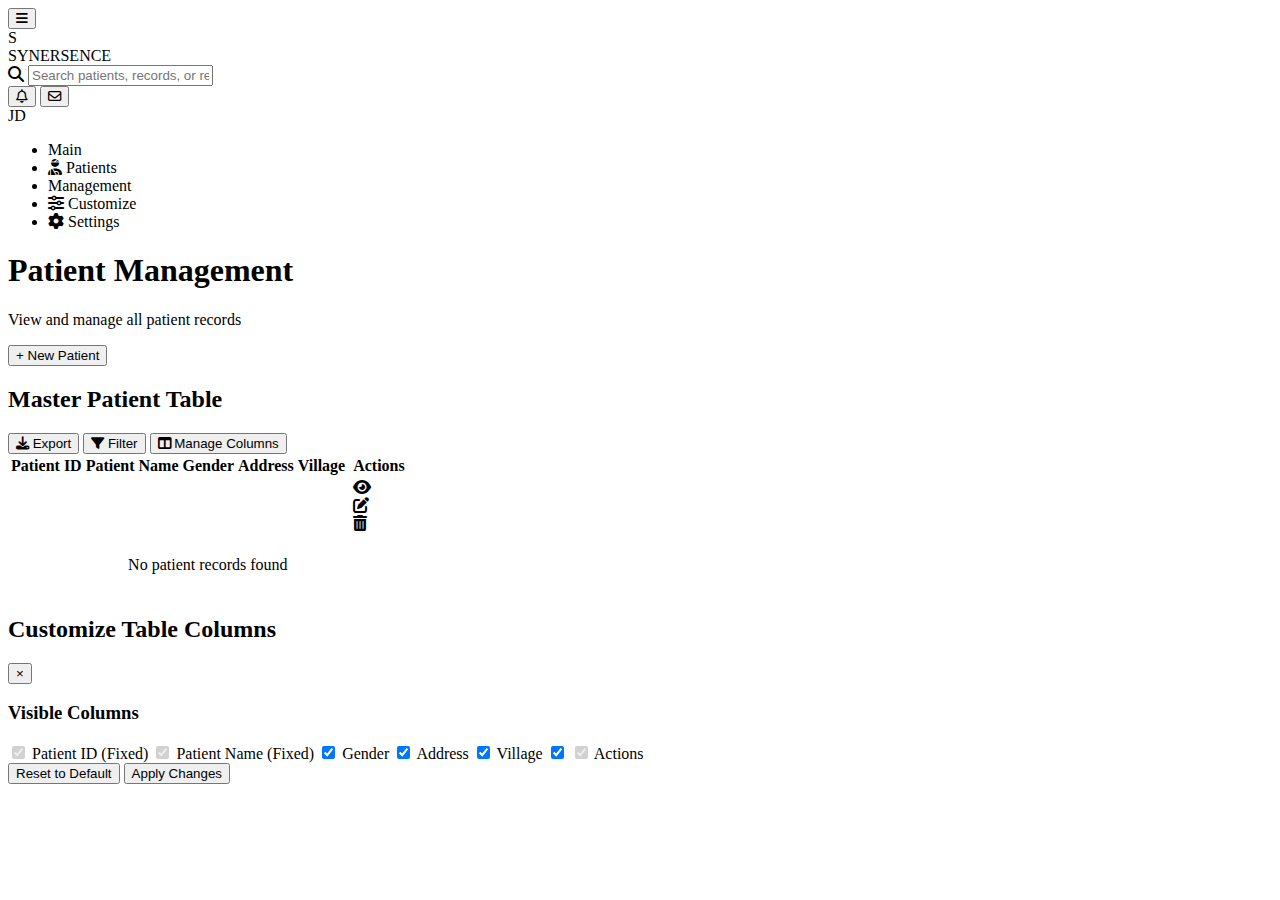
<file: SynerSence/target/classes/templates/index.html>
<!DOCTYPE html>
<html xmlns:th="http://www.thymeleaf.org">
<head>
    <meta charset="UTF-8">
    <title>Dashboard</title>

    <link rel="stylesheet"
          href="https://cdnjs.cloudflare.com/ajax/libs/font-awesome/6.5.1/css/all.min.css">

    <link rel="stylesheet" th:href="@{/css/index.css}">
    <link rel="manifest" href="/manifest.json">
    
</head>

<body>

<!-- Header -->
<header class="header">
    <div class="logo-container">
        <button class="menu-toggle" id="menuToggle">
            <i class="fas fa-bars"></i>
        </button>
        <div class="logo-icon">S</div>
        <div class="logo-text">SYNERSENCE</div>
    </div>

    <div class="search-container">
        <i class="fas fa-search search-icon"></i>
        <input type="text" class="search-input" id="searchInput"
               placeholder="Search patients, records, or reports...">
    </div>
    

    <div class="user-menu">
        <button class="header-btn" title="Notifications">
            <i class="far fa-bell"></i>
        </button>
        <button class="header-btn" title="Messages">
            <i class="far fa-envelope"></i>
        </button>
        <div class="user-avatar" title="User Profile">JD</div>
    </div>
</header>

<!-- Sidebar -->
<nav class="sidebar" id="sidebar">
    <ul class="sidebar-menu">
        <li class="sidebar-title">Main</li>
        <li class="sidebar-item">
            <!-- ✅ FIXED -->
            <a th:href="@{/}" class="sidebar-link active">
                <i class="fas fa-user-injured sidebar-icon"></i>
                <span>Patients</span>
            </a>
        </li>

        <li class="sidebar-title">Management</li>
        <li class="sidebar-item">
            <a th:href="@{/settings/customize}" class="sidebar-link">
                <i class="fas fa-sliders-h sidebar-icon"></i>
                <span>Customize</span>
            </a>
        </li>

        <li class="sidebar-item">
            <a th:href="@{/settings}" class="sidebar-link">
                <i class="fas fa-cog sidebar-icon"></i>
                <span>Settings</span>
            </a>
        </li>
    </ul>
</nav>

<!-- Main Content -->
<main class="content" id="mainContent">
    <div class="content-header">
        <div>
            <h1 class="page-title">Patient Management</h1>
            <p class="page-subtitle">View and manage all patient records</p>
        </div>
        <button class="new-btn"
		        onclick="window.location.href='/patients/new'">
		    <span class="plus">+</span> New Patient
		</button>

    </div>

    <div class="table-container">
        <div class="table-header">
            <h2 class="table-title">Master Patient Table</h2>
            <div class="table-actions">
                <button class="table-action-btn">
                    <i class="fas fa-download"></i> Export
                </button>
                <button class="table-action-btn">
                    <i class="fas fa-filter"></i> Filter
                </button>
                <button class="table-action-btn" id="manageColumnsBtn">
                    <i class="fas fa-columns"></i> Manage Columns
                </button>
            </div>
        </div>

        <table class="data-table" id="patientTable">
			            <thead>
			<tr>
			    <th>Patient ID</th>
			    <th>Patient Name</th>
			    <th>Gender</th>
			    <th>Address</th>
			    <th>Village</th>
			
			    <!-- 🔥 CUSTOM FIELDS -->
			    <th th:each="field : ${customFields}"
			        th:text="${field.labelName}">
			    </th>
			
			    <th>Actions</th>
			</tr>
			</thead>
            
            <tbody>

<tr th:each="patient : ${patients}">

    <td th:text="${patient.patientId}"></td>
    <td th:text="${patient.patientName}"></td>
    <td th:text="${patient.gender}"></td>
    <td th:text="${patient.address}"></td>
    <td th:text="${patient.village}"></td>

    <!-- 🔥 CUSTOM FIELD VALUES -->
    <td th:each="field : ${customFields}">
        <span th:text="${customValues[patient.patientId][field.id]} ?: '-'"></span>
    </td>

    <td class="action-icons">
        <div class="action-icon"><i class="fas fa-eye"></i></div>
        <div class="action-icon"><i class="fas fa-edit"></i></div>
        <div class="action-icon"><i class="fas fa-trash-alt"></i></div>
    </td>

</tr>

<tr th:if="${patients == null or #lists.isEmpty(patients)}">
    <td colspan="100%" style="text-align:center; padding:20px;">
        No patient records found
    </td>
</tr>

</tbody>
            
        </table>
    </div>
</main>

<!-- Customize Modal (unchanged, correct) -->
<div class="modal-overlay" id="customizeModal">
    <div class="modal">
        <div class="modal-header">
            <h2 class="modal-title">Customize Table Columns</h2>
            <button class="close-modal" id="closeModal">&times;</button>
        </div>

        <div class="modal-body">
          <div class="modal-section">
    <h3 class="modal-section-title">Visible Columns</h3>

    <!-- FIXED COLUMNS -->
    <label class="column-item">
        <input type="checkbox" class="column-checkbox" data-column="0" checked disabled>
        Patient ID (Fixed)
    </label>

    <label class="column-item">
        <input type="checkbox" class="column-checkbox" data-column="1" checked disabled>
        Patient Name (Fixed)
    </label>

    <label class="column-item">
        <input type="checkbox" class="column-checkbox" data-column="2" checked>
        Gender
    </label>

    <label class="column-item">
        <input type="checkbox" class="column-checkbox" data-column="3" checked>
        Address
    </label>

    <label class="column-item">
        <input type="checkbox" class="column-checkbox" data-column="4" checked>
        Village
    </label>

    <!-- 🔥 DYNAMIC CUSTOM FIELDS -->
    <label class="column-item"
           th:each="field, stat : ${customFields}">
        <input type="checkbox"
               class="column-checkbox"
               th:attr="data-column=${5 + stat.index}"
               checked>
        <span th:text="${field.labelName}"></span>
    </label>

    <label class="column-item">
        <input type="checkbox" class="column-checkbox"
               th:attr="data-column=${5 + #lists.size(customFields)}"
               checked disabled>
        Actions
    </label>
</div>
          
        <div class="modal-footer">
            <button class="btn btn-secondary" id="resetColumns">Reset to Default</button>
            <button class="btn btn-primary" id="applyColumns">Apply Changes</button>
        </div>
    </div>
</div>

<!-- JS -->
<script th:src="@{/js/index.js}"></script>
<script>
if ('serviceWorker' in navigator) {
  window.addEventListener('load', () => {
    navigator.serviceWorker.register('/service-worker.js')
      .then(reg => console.log('PWA Service Worker registered'))
      .catch(err => console.error('SW registration failed', err));
  });
}
</script>

</body>
</html>
</file>
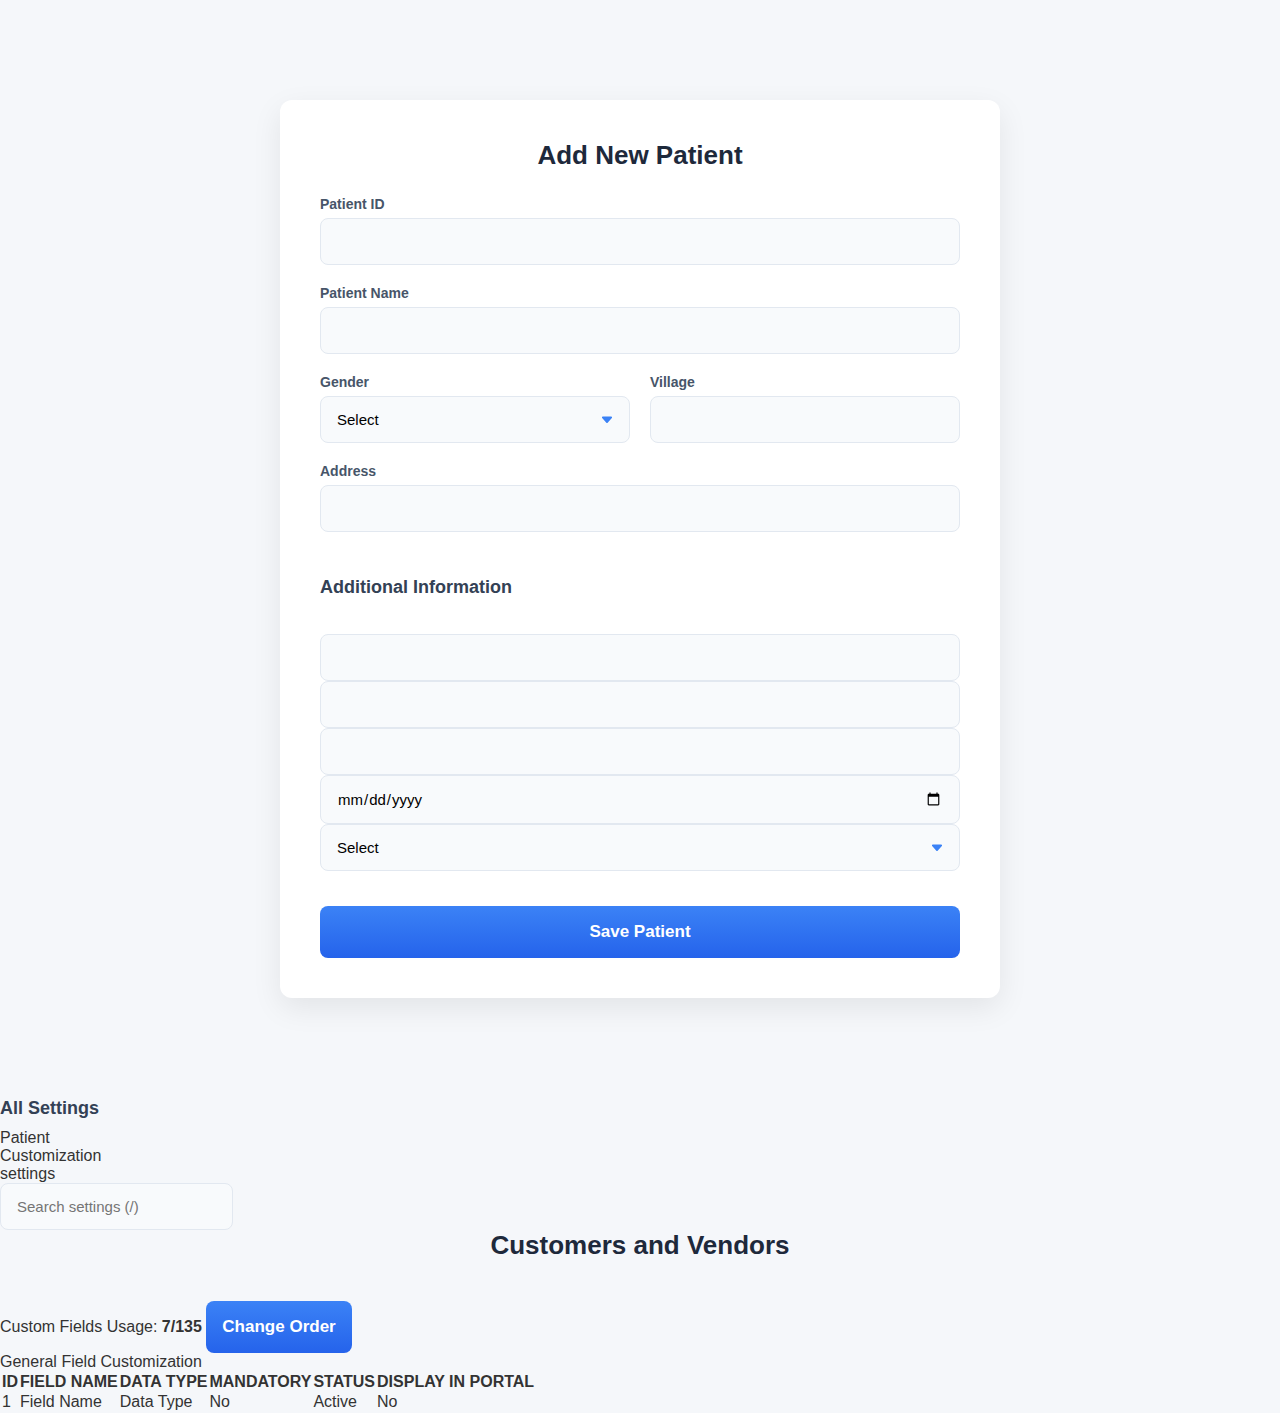
<file: SynerSence/target/classes/templates/add-patient.html>
<!DOCTYPE html>
<html xmlns:th="http://www.thymeleaf.org">
<head>
    <meta charset="UTF-8">
    <title>Add Patient</title>

    <style>
        * {
            margin: 0;
            padding: 0;
            box-sizing: border-box;
            font-family: 'Segoe UI', Tahoma, Geneva, Verdana, sans-serif;
        }

        body {
            background-color: #f5f7fa;
            color: #333;
        }

        .content {
            max-width: 720px;
            margin: 100px auto;
            background: #ffffff;
            padding: 40px;
            border-radius: 12px;
            box-shadow: 0 10px 30px rgba(0,0,0,0.08);
        }

        h2 {
            font-size: 26px;
            font-weight: 700;
            margin-bottom: 25px;
            color: #1e293b;
            text-align: center;
        }

        h3 {
            grid-column: span 2;
            margin: 25px 0 10px;
            font-size: 18px;
            color: #334155;
        }

        form {
            display: grid;
            grid-template-columns: repeat(2, 1fr);
            gap: 20px;
        }

        label {
            font-size: 14px;
            font-weight: 600;
            margin-bottom: 6px;
            display: block;
            color: #475569;
        }

        .form-group {
            display: flex;
            flex-direction: column;
        }

        .full-width {
            grid-column: span 2;
        }

        input, select {
            padding: 14px 16px;
            border: 1px solid #e2e8f0;
            border-radius: 8px;
            font-size: 15px;
            background-color: #f8fafc;
            transition: all 0.2s;
        }

        input:focus, select:focus {
            outline: none;
            border-color: #3b82f6;
            background-color: #ffffff;
            box-shadow: 0 0 0 3px rgba(59,130,246,0.15);
        }

        select {
            appearance: none;
            background-image: url("data:image/svg+xml,%3Csvg xmlns='http://www.w3.org/2000/svg' fill='%233b82f6' viewBox='0 0 16 16'%3E%3Cpath d='M7.247 11.14 2.451 5.658C1.885 5.013 2.345 4 3.204 4h9.592a1 1 0 0 1 .753 1.659l-4.796 5.48a1 1 0 0 1-1.506 0z'/%3E%3C/svg%3E");
            background-repeat: no-repeat;
            background-position: right 15px center;
            background-size: 14px;
            padding-right: 40px;
        }

        button {
            grid-column: span 2;
            margin-top: 15px;
            padding: 16px;
            font-size: 17px;
            font-weight: 600;
            color: #ffffff;
            background: linear-gradient(180deg, #3b82f6, #2563eb);
            border: none;
            border-radius: 8px;
            cursor: pointer;
            transition: all 0.2s;
        }

        button:hover {
            background: linear-gradient(180deg, #2563eb, #1d4ed8);
            transform: translateY(-2px);
            box-shadow: 0 6px 10px rgba(37,99,235,0.25);
        }

        @media (max-width: 768px) {
            form {
                grid-template-columns: 1fr;
            }

            .full-width {
                grid-column: span 1;
            }
        }
    </style>
        <link rel="manifest" href="/manifest.json">
    
</head>

<body>

<div class="content">

    <h2>Add New Patient</h2>

    <form th:action="@{/patients/save}" th:object="${patient}" method="post">

        <!-- BASIC INFO -->
        <div class="form-group full-width">
            <label>Patient ID</label>
            <input type="text" th:field="*{patientId}" required>
        </div>

        <div class="form-group full-width">
            <label>Patient Name</label>
            <input type="text" th:field="*{patientName}" required>
        </div>

        <div class="form-group">
            <label>Gender</label>
            <select th:field="*{gender}">
                <option value="">Select</option>
                <option value="Male">Male</option>
                <option value="Female">Female</option>
            </select>
        </div>

        <div class="form-group">
            <label>Village</label>
            <input type="text" th:field="*{village}">
        </div>

        <div class="form-group full-width">
            <label>Address</label>
            <input type="text" th:field="*{address}">
        </div>

        <!-- CUSTOM FIELDS -->
        <h3>Additional Information</h3>

        <div th:each="field : ${customFields}" class="form-group full-width">

            <label th:text="${field.labelName}"></label>

            <!-- TEXT -->
            <input th:if="${field.dataType == 'TEXT'}"
                   type="text"
                   th:name="'custom_' + ${field.id}"
                   th:required="${field.mandatory}" />

            <!-- NUMBER -->
            <input th:if="${field.dataType == 'NUMBER'}"
                   type="number"
                   th:name="'custom_' + ${field.id}"
                   th:required="${field.mandatory}" />

            <!-- EMAIL -->
            <input th:if="${field.dataType == 'EMAIL'}"
                   type="email"
                   th:name="'custom_' + ${field.id}"
                   th:required="${field.mandatory}" />

            <!-- DATE -->
            <input th:if="${field.dataType == 'DATE'}"
                   type="date"
                   th:name="'custom_' + ${field.id}"
                   th:required="${field.mandatory}" />

            <!-- DROPDOWN -->
            <select th:if="${field.dataType == 'DROPDOWN'}"
                    th:name="'custom_' + ${field.id}"
                    th:required="${field.mandatory}">
                <option value="">Select</option>
                <option th:each="opt : ${#strings.arraySplit(field.options, ',')}"
                        th:value="${opt}"
                        th:text="${opt}">
                </option>
            </select>

        </div>

        <button type="submit">Save Patient</button>

    </form>

</div>
<!DOCTYPE html>
<html lang="en" xmlns:th="http://www.thymeleaf.org">
<head>
    <meta charset="UTF-8">
    <title>Field Customization</title>

    <!-- ✅ Correct Spring Boot CSS path -->
    <link rel="stylesheet" th:href="@{/css/field-customize.css}">
        <link rel="manifest" href="/manifest.json">
    
</head>
<body>

<div class="app-container">

    <!-- Sidebar -->
    <aside class="sidebar">
        <h3 class="sidebar-title">All Settings</h3>
        <ul class="sidebar-menu">
            <li><a th:href="@{/}">Patient</a></li>
            <li><a th:href="@{/settings/customize}">Customization</a></li>
            <li><a th:href="@{/settings}">settings</a></li>
        </ul>
    </aside>

    <!-- Main Content -->
    <main class="main">

        <!-- Top Bar -->
        <div class="top-bar">
            <input type="text" placeholder="Search settings (/)" />
        </div>

        <!-- Header -->
        <div class="page-header">
            <h2>Customers and Vendors</h2>
            <div class="usage">
                <span>Custom Fields Usage: <b>7/135</b></span>
                <button>Change Order</button>
            </div>
        </div>

        <!-- Tabs -->
        <div class="tabs">
            <span>General</span>
            <span class="active">Field Customization</span>
        </div>

        <!-- Table -->
        <!-- Table -->
<table class="field-table">
    <thead>
        <tr>
            <th>ID</th> <!-- New column in front -->
            <th>FIELD NAME</th>
            <th>DATA TYPE</th>
            <th>MANDATORY</th>
            <th>STATUS</th>
            <th>DISPLAY IN PORTAL</th>
        </tr>
    </thead>

    <!-- ✅ Dynamic rows from backend -->
    <tbody>
<tr th:each="field : ${fields}">
    <td th:text="${field.id}">1</td>

    <!-- ✅ FIXED -->
    <td th:text="${field.labelName}">Field Name</td>

    <td th:text="${field.dataType}">Data Type</td>

    <td th:text="${field.mandatory ? 'Yes' : 'No'}">No</td>

    <!-- ✅ DERIVED STATUS -->
    <td th:text="${field.portal ? 'Active' : 'Inactive'}"
        th:classappend="${field.portal} ? 'active' : 'inactive'">
        Active
    </td>

    <td th:text="${field.portal ? 'Yes' : 'No'}"
        th:classappend="${field.portal} ? 'active' : 'inactive'">
        No
    </td>
</tr>
</tbody>
    
</table>

<script>
if ('serviceWorker' in navigator) {
  window.addEventListener('load', () => {
    navigator.serviceWorker.register('/service-worker.js')
      .then(reg => console.log('PWA Service Worker registered'))
      .catch(err => console.error('SW registration failed', err));
  });
}
</script>

</html>


</body>
</html>
</file>
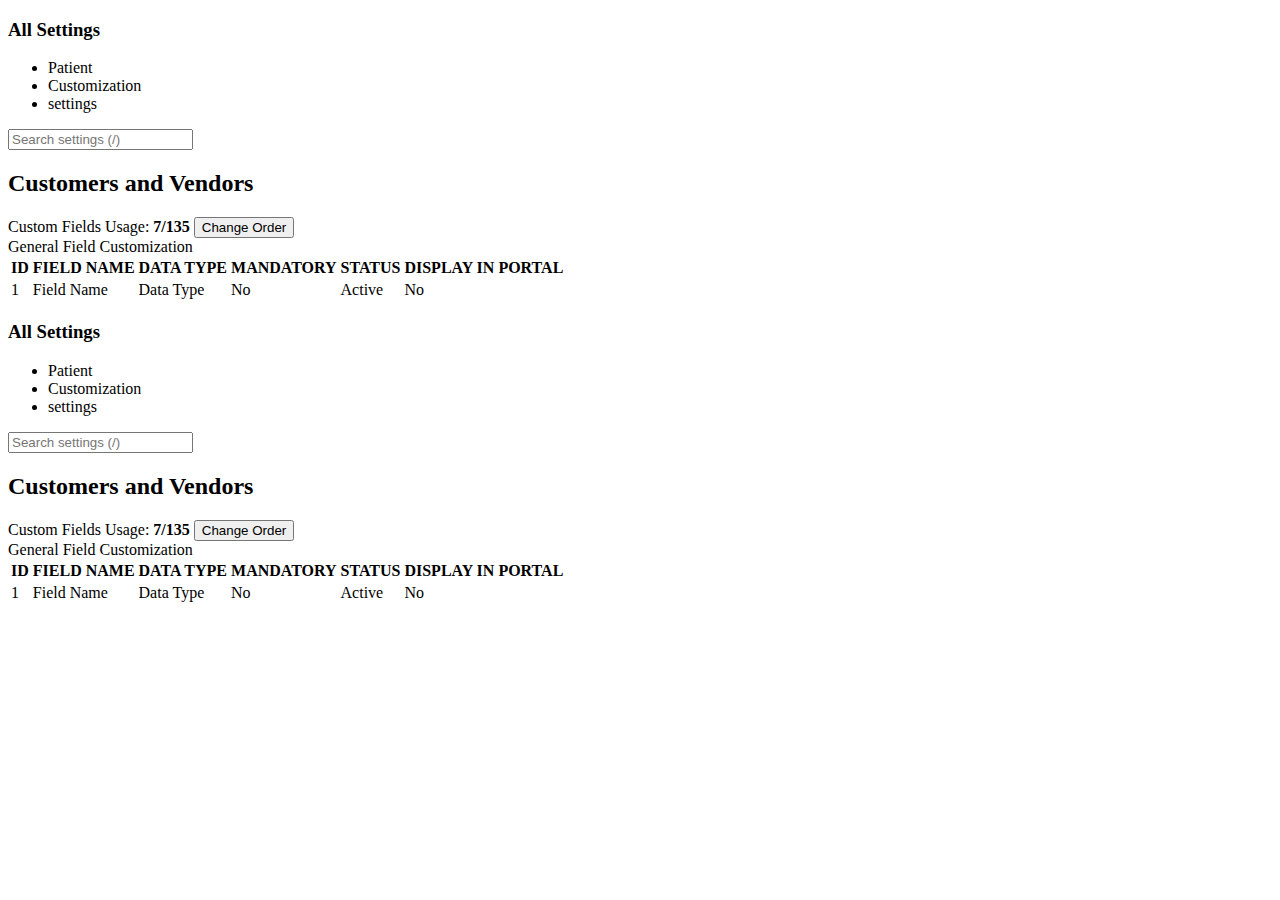
<file: SynerSence/target/classes/templates/field-customize.html>
<!DOCTYPE html>
<html lang="en" xmlns:th="http://www.thymeleaf.org">
<head>
    <meta charset="UTF-8">
    <title>Field Customization</title>

    <!-- ✅ Correct Spring Boot CSS path -->
    <link rel="stylesheet" th:href="@{/css/field-customize.css}">
        <link rel="manifest" href="/manifest.json">
    
</head>
<body>

<div class="app-container">

    <!-- Sidebar -->
    <aside class="sidebar">
        <h3 class="sidebar-title">All Settings</h3>
        <ul class="sidebar-menu">
            <li><a th:href="@{/}">Patient</a></li>
            <li><a th:href="@{/settings/customize}">Customization</a></li>
            <li><a th:href="@{/settings}">settings</a></li>
        </ul>
    </aside>

    <!-- Main Content -->
    <main class="main">

        <!-- Top Bar -->
        <div class="top-bar">
            <input type="text" placeholder="Search settings (/)" />
        </div>

        <!-- Header -->
        <div class="page-header">
            <h2>Customers and Vendors</h2>
            <div class="usage">
                <span>Custom Fields Usage: <b>7/135</b></span>
                <button>Change Order</button>
            </div>
        </div>

        <!-- Tabs -->
        <div class="tabs">
            <span>General</span>
            <span class="active">Field Customization</span>
        </div>

        <!-- Table -->
        <!-- Table -->
<table class="field-table">
    <thead>
        <tr>
            <th>ID</th> <!-- New column in front -->
            <th>FIELD NAME</th>
            <th>DATA TYPE</th>
            <th>MANDATORY</th>
            <th>STATUS</th>
            <th>DISPLAY IN PORTAL</th>
        </tr>
    </thead>

    <!-- ✅ Dynamic rows from backend -->
    <tbody>
<tr th:each="field : ${fields}">
    <td th:text="${field.id}">1</td>

    <!-- ✅ FIXED -->
    <td th:text="${field.labelName}">Field Name</td>

    <td th:text="${field.dataType}">Data Type</td>

    <td th:text="${field.mandatory ? 'Yes' : 'No'}">No</td>

    <!-- ✅ DERIVED STATUS -->
    <td th:text="${field.portal ? 'Active' : 'Inactive'}"
        th:classappend="${field.portal} ? 'active' : 'inactive'">
        Active
    </td>

    <td th:text="${field.portal ? 'Yes' : 'No'}"
        th:classappend="${field.portal} ? 'active' : 'inactive'">
        No
    </td>
</tr>
</tbody>
    
</table>


    </main>
</div>
<!DOCTYPE html>
<html lang="en" xmlns:th="http://www.thymeleaf.org">
<head>
    <meta charset="UTF-8">
    <title>Field Customization</title>

    <!-- ✅ Correct Spring Boot CSS path -->
    <link rel="stylesheet" th:href="@{/css/field-customize.css}">
        <link rel="manifest" href="/manifest.json">
    
</head>
<body>

<div class="app-container">

    <!-- Sidebar -->
    <aside class="sidebar">
        <h3 class="sidebar-title">All Settings</h3>
        <ul class="sidebar-menu">
            <li><a th:href="@{/}">Patient</a></li>
            <li><a th:href="@{/settings/customize}">Customization</a></li>
            <li><a th:href="@{/settings}">settings</a></li>
        </ul>
    </aside>

    <!-- Main Content -->
    <main class="main">

        <!-- Top Bar -->
        <div class="top-bar">
            <input type="text" placeholder="Search settings (/)" />
        </div>

        <!-- Header -->
        <div class="page-header">
            <h2>Customers and Vendors</h2>
            <div class="usage">
                <span>Custom Fields Usage: <b>7/135</b></span>
                <button>Change Order</button>
            </div>
        </div>

        <!-- Tabs -->
        <div class="tabs">
            <span>General</span>
            <span class="active">Field Customization</span>
        </div>

        <!-- Table -->
        <!-- Table -->
<table class="field-table">
    <thead>
        <tr>
            <th>ID</th> <!-- New column in front -->
            <th>FIELD NAME</th>
            <th>DATA TYPE</th>
            <th>MANDATORY</th>
            <th>STATUS</th>
            <th>DISPLAY IN PORTAL</th>
        </tr>
    </thead>

    <!-- ✅ Dynamic rows from backend -->
    <tbody>
<tr th:each="field : ${fields}">
    <td th:text="${field.id}">1</td>

    <!-- ✅ FIXED -->
    <td th:text="${field.labelName}">Field Name</td>

    <td th:text="${field.dataType}">Data Type</td>

    <td th:text="${field.mandatory ? 'Yes' : 'No'}">No</td>

    <!-- ✅ DERIVED STATUS -->
    <td th:text="${field.portal ? 'Active' : 'Inactive'}"
        th:classappend="${field.portal} ? 'active' : 'inactive'">
        Active
    </td>

    <td th:text="${field.portal ? 'Yes' : 'No'}"
        th:classappend="${field.portal} ? 'active' : 'inactive'">
        No
    </td>
</tr>
</tbody>
    
</table>

<script>
if ('serviceWorker' in navigator) {
  window.addEventListener('load', () => {
    navigator.serviceWorker.register('/service-worker.js')
      .then(reg => console.log('PWA Service Worker registered'))
      .catch(err => console.error('SW registration failed', err));
  });
}
</script>

</html>

</body>

</html>
</file>
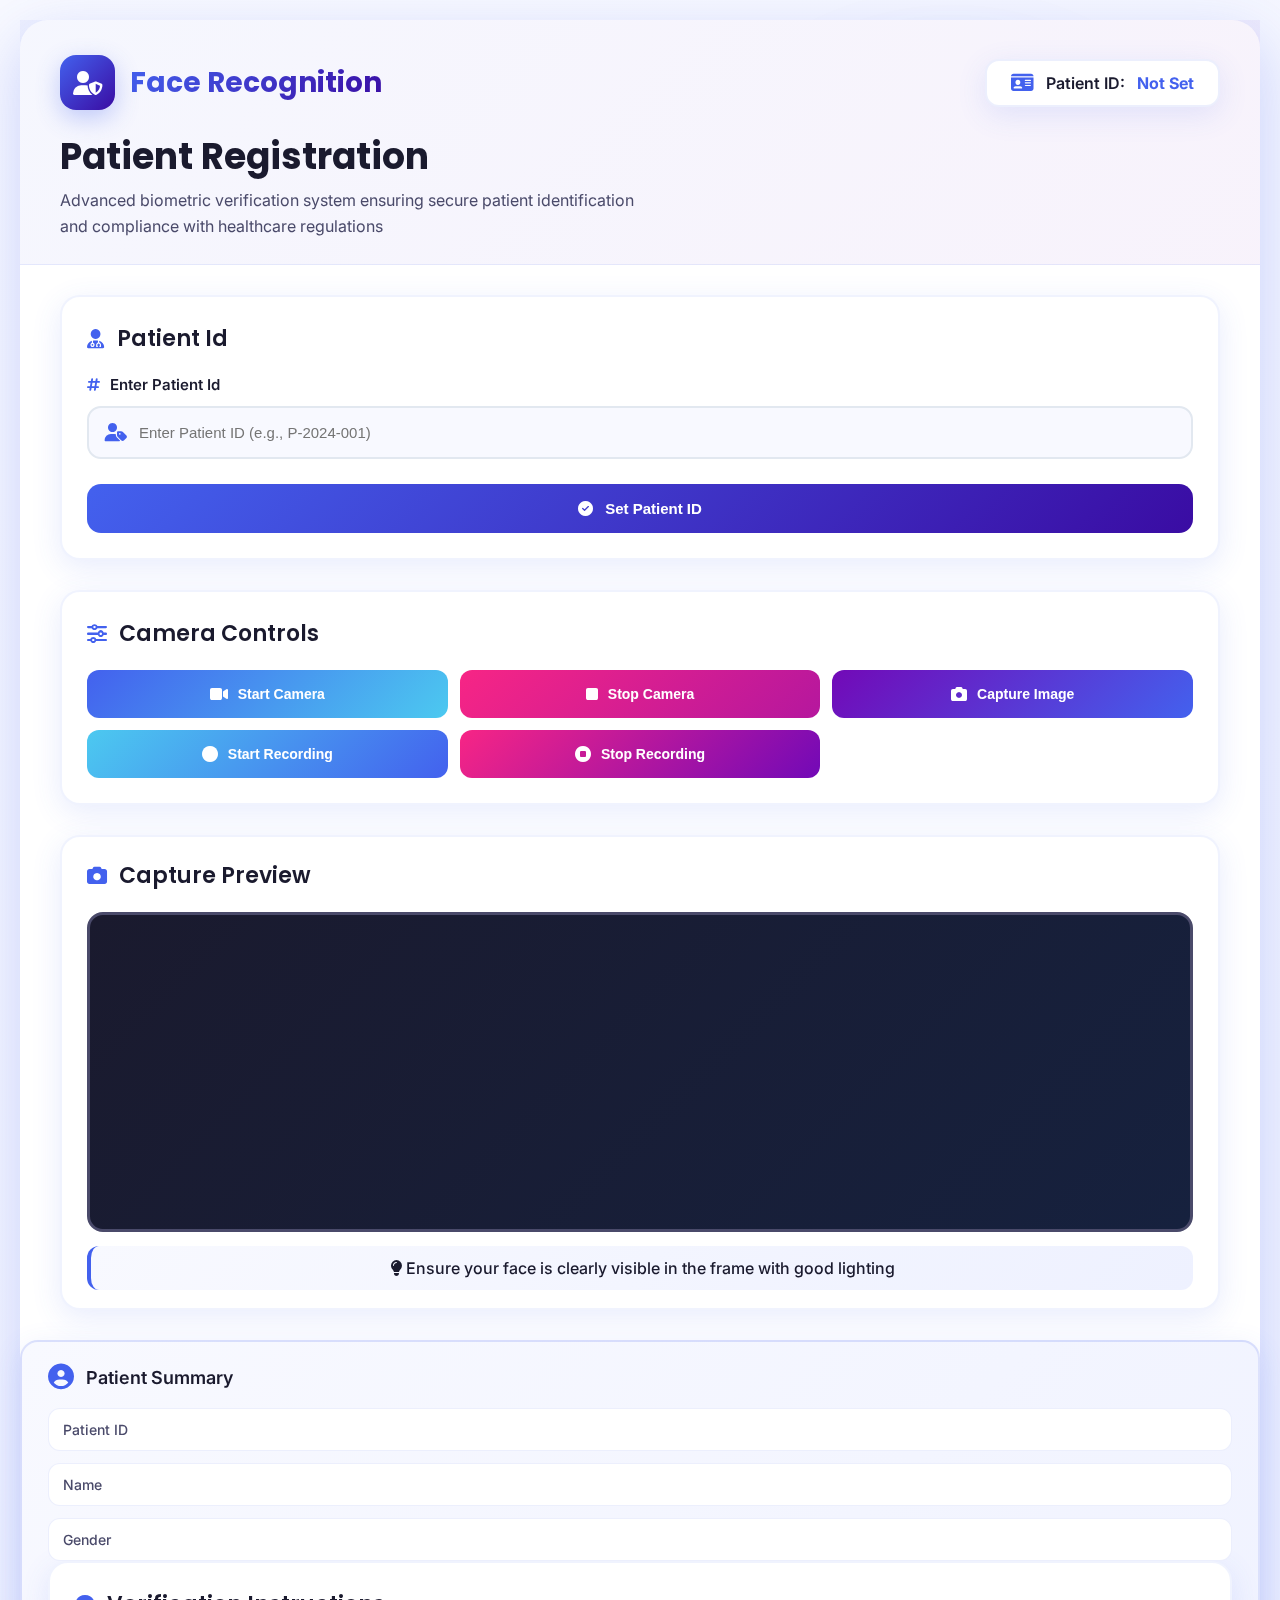
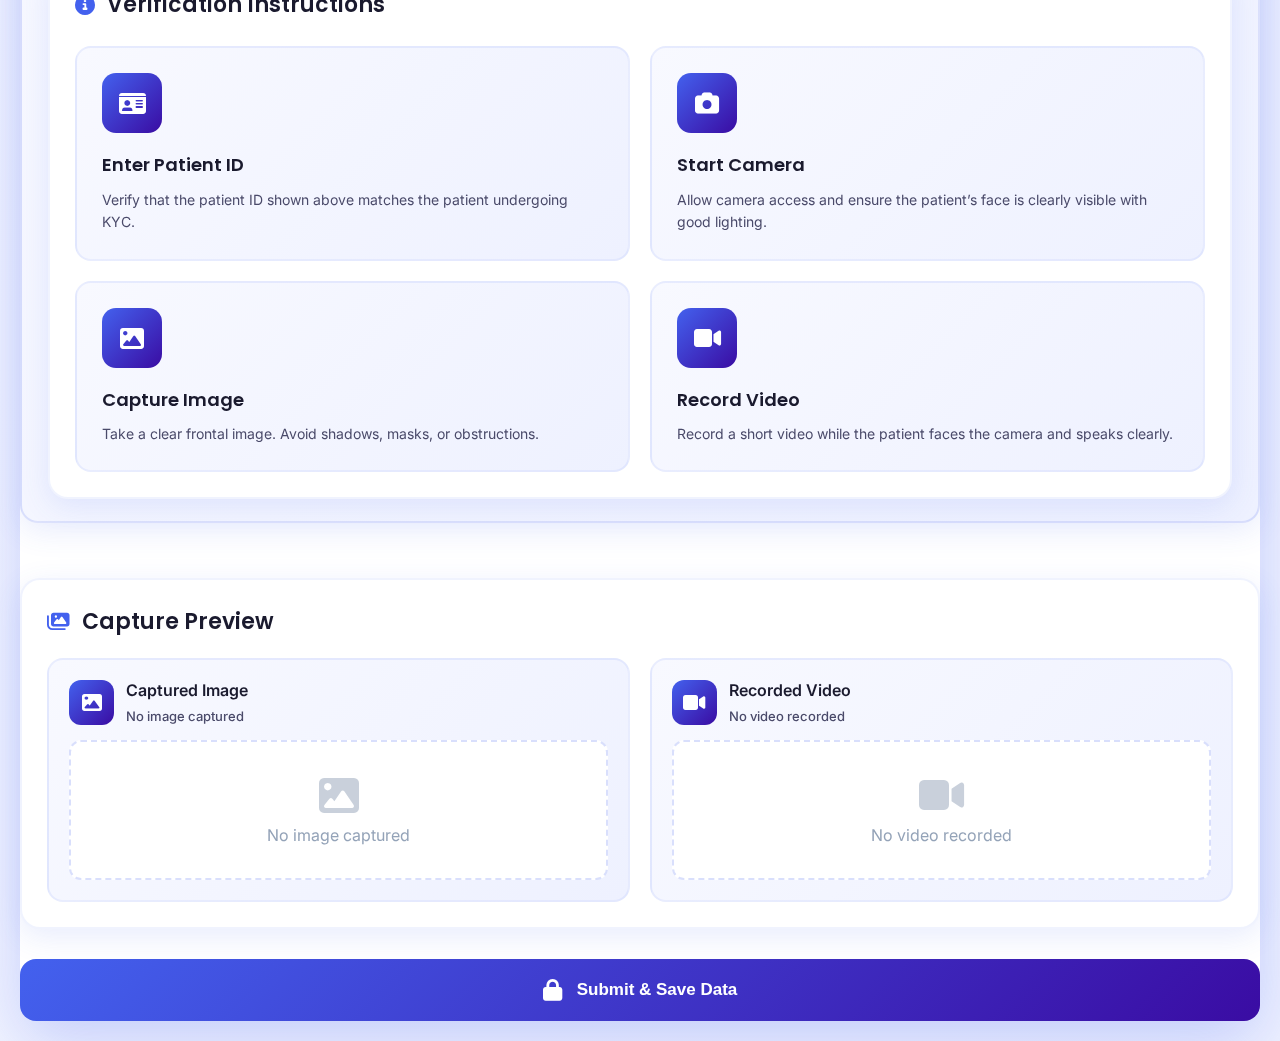
<file: SynerSence/target/classes/templates/kyc-camera.html>
<!DOCTYPE html>
<html lang="en">
<head>
    <meta charset="UTF-8">
    <meta name="viewport" content="width=device-width, initial-scale=1.0">
    <title>SecureKYC Pro | Patient Identity Verification</title>
    <link rel="stylesheet" href="https://cdnjs.cloudflare.com/ajax/libs/font-awesome/6.4.0/css/all.min.css">
    <link href="https://fonts.googleapis.com/css2?family=Inter:wght@300;400;500;600;700&family=Poppins:wght@400;500;600;700&display=swap" rel="stylesheet">
    <style>
        :root {
            --primary-gradient: linear-gradient(135deg, #4361ee 0%, #3a0ca3 100%);
            --secondary-gradient: linear-gradient(135deg, #7209b7 0%, #f72585 100%);
            --success-gradient: linear-gradient(135deg, #4cc9f0 0%, #4361ee 100%);
            --warning-gradient: linear-gradient(135deg, #f72585 0%, #b5179e 100%);
            --dark-bg: #0a0a2a;
            --card-bg: #ffffff;
            --glass-bg: rgba(255, 255, 255, 0.98);
            --text-primary: #1a1a2e;
            --text-secondary: #4a4a6a;
            --accent-blue: #4361ee;
            --accent-purple: #7209b7;
            --accent-pink: #f72585;
            --shadow-soft: 0 8px 30px rgba(67, 97, 238, 0.12);
            --shadow-medium: 0 15px 50px rgba(67, 97, 238, 0.18);
            --shadow-strong: 0 20px 60px rgba(67, 97, 238, 0.25);
        }

        * {
            margin: 0;
            padding: 0;
            box-sizing: border-box;
        }

        body {
            background: linear-gradient(135deg, #f8f9ff 0%, #eef1ff 100%);
            min-height: 100vh;
            font-family: 'Inter', sans-serif;
            display: flex;
            align-items: center;
            justify-content: center;
            padding: 20px;
            position: relative;
            overflow-x: hidden;
        }

        /* Animated Background */
        .background-effects {
            position: fixed;
            top: 0;
            left: 0;
            width: 100%;
            height: 100%;
            z-index: -1;
            overflow: hidden;
        }

        .gradient-blob {
            position: absolute;
            border-radius: 50%;
            filter: blur(60px);
            opacity: 0.15;
        }

        .blob-1 {
            width: 400px;
            height: 400px;
            background: var(--accent-blue);
            top: 10%;
            right: 10%;
            animation: float 25s infinite ease-in-out;
        }

        .blob-2 {
            width: 300px;
            height: 300px;
            background: var(--accent-purple);
            bottom: 10%;
            left: 10%;
            animation: float 30s infinite ease-in-out reverse;
        }

        @keyframes float {
            0%, 100% { transform: translate(0, 0) rotate(0deg); }
            33% { transform: translate(30px, -30px) rotate(120deg); }
            66% { transform: translate(-20px, 20px) rotate(240deg); }
        }

        /* Main Container - Perfect Grid */
        .main-container {
    display: flex;
    flex-direction: column;
    max-width: 1400px;
    width: 100%;
    background: white;
    border-radius: 28px;
    box-shadow: var(--shadow-strong);
}


        /* Left Panel - Full Height */
        .left-panel {
            background: linear-gradient(160deg, #f8f9ff 0%, #ffffff 100%);
            padding: 0;
            display: flex;
            flex-direction: column;
            height: 100%;
            border-right: 1px solid rgba(67, 97, 238, 0.1);
        }

        /* Right Panel - Full Height */
        .right-panel {
            background: linear-gradient(160deg, #ffffff 0%, #f8f9ff 100%);
            padding: 0;
            display: flex;
            flex-direction: column;
            height: 100%;
        }

        /* Header - Top Section */
        .header-section {
            padding: 35px 40px 25px;
            background: linear-gradient(135deg, rgba(67, 97, 238, 0.05) 0%, rgba(114, 9, 183, 0.05) 100%);
            border-bottom: 1px solid rgba(67, 97, 238, 0.1);
        }

        .logo-header {
            display: flex;
            align-items: center;
            justify-content: space-between;
            margin-bottom: 25px;
        }

        .logo-container {
            display: flex;
            align-items: center;
            gap: 15px;
        }

        .logo-icon {
            width: 55px;
            height: 55px;
            background: var(--primary-gradient);
            border-radius: 16px;
            display: flex;
            align-items: center;
            justify-content: center;
            font-size: 24px;
            color: white;
            box-shadow: 0 8px 25px rgba(67, 97, 238, 0.3);
        }

        .logo-text {
            font-family: 'Poppins', sans-serif;
            font-size: 28px;
            font-weight: 700;
            background: var(--primary-gradient);
            -webkit-background-clip: text;
            background-clip: text;
            color: transparent;
        }

        .patient-status {
            display: flex;
            align-items: center;
            gap: 12px;
            padding: 12px 24px;
            background: white;
            border-radius: 14px;
            box-shadow: var(--shadow-soft);
            border: 2px solid rgba(67, 97, 238, 0.1);
        }

        .status-icon {
            color: var(--accent-blue);
            font-size: 20px;
        }

        .status-text {
            font-weight: 600;
            color: var(--text-primary);
        }

        .status-value {
            font-weight: 700;
            color: var(--accent-blue);
        }

        .main-title {
            font-family: 'Poppins', sans-serif;
            font-size: 36px;
            font-weight: 700;
            color: var(--text-primary);
            margin-bottom: 10px;
            line-height: 1.2;
        }

        .main-subtitle {
            font-size: 16px;
            color: var(--text-secondary);
            line-height: 1.6;
            max-width: 600px;
        }

        /* Content Sections */
        .content-section {
            padding: 30px 40px;
            flex: 1;
            display: flex;
            flex-direction: column;
            gap: 30px;
        }

        .section-title {
            display: flex;
            align-items: center;
            gap: 12px;
            color: var(--text-primary);
            font-family: 'Poppins', sans-serif;
            font-size: 22px;
            font-weight: 600;
            margin-bottom: 20px;
        }

        .section-title i {
            color: var(--accent-blue);
            font-size: 20px;
        }

        /* Patient ID Section */
        .patient-id-section {
            background: white;
            border-radius: 20px;
            padding: 25px;
            box-shadow: var(--shadow-soft);
            border: 2px solid rgba(67, 97, 238, 0.08);
        }

        .input-group {
            margin-bottom: 25px;
        }

        .input-label {
            display: flex;
            align-items: center;
            gap: 10px;
            color: var(--text-primary);
            font-weight: 600;
            margin-bottom: 12px;
            font-size: 15px;
        }

        .input-label i {
            color: var(--accent-blue);
        }

        .input-with-icon {
            position: relative;
        }

        .input-with-icon input {
            width: 100%;
            padding: 16px 20px 16px 50px;
            border: 2px solid #e2e8f0;
            border-radius: 14px;
            font-size: 15px;
            color: var(--text-primary);
            background: #f8f9ff;
            transition: all 0.3s;
        }

        .input-with-icon input:focus {
            outline: none;
            border-color: var(--accent-blue);
            background: white;
            box-shadow: 0 0 0 4px rgba(67, 97, 238, 0.1);
        }

        .input-icon {
            position: absolute;
            left: 18px;
            top: 50%;
            transform: translateY(-50%);
            color: var(--accent-blue);
            font-size: 18px;
        }

        .btn-primary {
            background: var(--primary-gradient);
            color: white;
            border: none;
            padding: 16px;
            border-radius: 14px;
            font-size: 15px;
            font-weight: 600;
            cursor: pointer;
            display: flex;
            align-items: center;
            justify-content: center;
            gap: 12px;
            width: 100%;
            transition: all 0.3s;
            position: relative;
            overflow: hidden;
        }

        .btn-primary:hover {
            transform: translateY(-2px);
            box-shadow: 0 12px 30px rgba(67, 97, 238, 0.3);
        }

        /* Camera Controls */
        .camera-controls-section {
            background: white;
            border-radius: 20px;
            padding: 25px;
            box-shadow: var(--shadow-soft);
            border: 2px solid rgba(67, 97, 238, 0.08);
        }

        .controls-grid {
            display: grid;
            grid-template-columns: repeat(3, 1fr);
            gap: 12px;
        }

        .control-btn {
            padding: 16px;
            border: none;
            border-radius: 12px;
            font-size: 14px;
            font-weight: 600;
            cursor: pointer;
            display: flex;
            align-items: center;
            justify-content: center;
            gap: 10px;
            transition: all 0.3s;
            position: relative;
            overflow: hidden;
        }

        .control-btn i {
            font-size: 16px;
        }

        .btn-start {
            background: linear-gradient(135deg, #4361ee 0%, #4cc9f0 100%);
            color: white;
        }

        .btn-stop {
            background: linear-gradient(135deg, #f72585 0%, #b5179e 100%);
            color: white;
        }

        .btn-capture {
            background: linear-gradient(135deg, #7209b7 0%, #4361ee 100%);
            color: white;
        }

        .btn-record {
            background: linear-gradient(135deg, #4cc9f0 0%, #4361ee 100%);
            color: white;
        }

        .btn-stop-record {
            background: linear-gradient(135deg, #f72585 0%, #7209b7 100%);
            color: white;
        }

        .control-btn:hover {
            transform: translateY(-3px);
            box-shadow: 0 8px 20px rgba(0,0,0,0.15);
        }

        /* Camera Preview */
        .camera-preview-section {
    background: white;
    border-radius: 20px;
    padding: 22px 25px 18px;  /* ⬅ less bottom padding */
    box-shadow: var(--shadow-soft);
    border: 2px solid rgba(67, 97, 238, 0.08);
}


        .camera-frame {
    width: 100%;
    aspect-ratio: 16 / 9;          /* ✅ keeps perfect camera ratio */
    max-height: 320px;             /* ✅ prevents it from becoming too tall */
    background: linear-gradient(135deg, #1a1a2e 0%, #16213e 100%);
    border-radius: 16px;
    overflow: hidden;
    position: relative;
    margin-bottom: 14px;           /* 🔽 reduced spacing */
    border: 3px solid #4a4a6a;
}

        #video {
            width: 100%;
            height: 100%;
            object-fit: cover;
        }

        .camera-placeholder {
            display: flex;
            flex-direction: column;
            align-items: center;
            justify-content: center;
            height: 100%;
            color: #94a3b8;
        }

        .camera-placeholder i {
            font-size: 70px;
            margin-bottom: 20px;
            opacity: 0.6;
        }

       .camera-instruction {
    text-align: center;
    background: linear-gradient(135deg, #f8f9ff 0%, #eef1ff 100%);
    padding: 12px 16px;      /* ⬅ slimmer */
    border-radius: 12px;
    color: var(--text-primary);
    font-weight: 500;
    border-left: 4px solid var(--accent-blue);
}


        /* Right Panel Content */
        .instructions-section {
            background: white;
            border-radius: 20px;
            padding: 25px;
            box-shadow: var(--shadow-soft);
            border: 2px solid rgba(67, 97, 238, 0.08);
            height: 100%;
        }

        .instructions-grid {
            display: grid;
            grid-template-columns: repeat(2, 1fr);
            gap: 20px;
            margin-top: 25px;
        }

        .instruction-card {
            background: linear-gradient(135deg, #f8f9ff 0%, #eef1ff 100%);
            border-radius: 16px;
            padding: 25px;
            border: 2px solid rgba(67, 97, 238, 0.08);
            transition: all 0.3s;
            height: 100%;
        }

        .instruction-card:hover {
            transform: translateY(-5px);
            border-color: var(--accent-blue);
            box-shadow: var(--shadow-medium);
        }

        .instruction-icon {
            width: 60px;
            height: 60px;
            background: var(--primary-gradient);
            border-radius: 14px;
            display: flex;
            align-items: center;
            justify-content: center;
            font-size: 24px;
            color: white;
            margin-bottom: 20px;
        }

        .instruction-content h3 {
            font-family: 'Poppins', sans-serif;
            font-size: 18px;
            font-weight: 600;
            color: var(--text-primary);
            margin-bottom: 12px;
            line-height: 1.3;
        }

        .instruction-content p {
            font-size: 14px;
            color: var(--text-secondary);
            line-height: 1.6;
        }

        /* Preview Section */
        .preview-section {
            background: white;
            border-radius: 20px;
            padding: 25px;
            box-shadow: var(--shadow-soft);
            border: 2px solid rgba(67, 97, 238, 0.08);
            margin-top: 30px;
        }

        .preview-grid {
            display: grid;
            grid-template-columns: repeat(2, 1fr);
            gap: 20px;
            margin-top: 20px;
        }

        .preview-card {
            background: linear-gradient(135deg, #f8f9ff 0%, #eef1ff 100%);
            border-radius: 16px;
            padding: 20px;
            border: 2px solid rgba(67, 97, 238, 0.08);
            transition: all 0.3s;
        }

        .preview-card.active {
            border-color: var(--accent-blue);
            box-shadow: 0 10px 25px rgba(67, 97, 238, 0.15);
        }

        .preview-header {
            display: flex;
            align-items: center;
            gap: 12px;
            margin-bottom: 15px;
        }

        .preview-icon {
            width: 45px;
            height: 45px;
            background: var(--primary-gradient);
            border-radius: 12px;
            display: flex;
            align-items: center;
            justify-content: center;
            font-size: 20px;
            color: white;
        }

        .preview-title h4 {
            font-size: 16px;
            font-weight: 600;
            color: var(--text-primary);
            margin-bottom: 5px;
        }

        .preview-title span {
            font-size: 13px;
            color: var(--text-secondary);
            font-weight: 500;
        }

        .preview-content {
            height: 140px;
            background: white;
            border-radius: 12px;
            display: flex;
            align-items: center;
            justify-content: center;
            overflow: hidden;
            border: 2px dashed rgba(67, 97, 238, 0.2);
        }

        .preview-content img,
        .preview-content video {
            max-width: 100%;
            max-height: 100%;
            object-fit: contain;
        }

        .preview-placeholder {
            text-align: center;
            color: #94a3b8;
        }

        .preview-placeholder i {
            font-size: 40px;
            margin-bottom: 10px;
            opacity: 0.5;
        }

        /* Save Button */
        .save-section {
            margin-top: 30px;
        }

        .save-btn {
            background: var(--primary-gradient);
            color: white;
            border: none;
            padding: 20px;
            border-radius: 16px;
            font-size: 17px;
            font-weight: 700;
            cursor: pointer;
            display: flex;
            align-items: center;
            justify-content: center;
            gap: 15px;
            width: 100%;
            transition: all 0.3s;
            position: relative;
            overflow: hidden;
        }

        .save-btn:hover {
            transform: translateY(-3px);
            box-shadow: 0 15px 40px rgba(67, 97, 238, 0.35);
        }

        .save-btn i {
            font-size: 22px;
        }

        canvas {
            display: none;
        }

        /* Responsive Design */
        @media (max-width: 1200px) {
            .main-container {
                grid-template-columns: 1fr;
                max-width: 800px;
            }
            
            .instructions-grid,
            .preview-grid {
                grid-template-columns: 1fr;
            }
            
            .controls-grid {
                grid-template-columns: repeat(2, 1fr);
            }
        }

        @media (max-width: 768px) {
            .content-section {
                padding: 20px;
            }
            
            .header-section {
                padding: 25px 20px;
            }
            
            .main-title {
                font-size: 28px;
            }
            
            .logo-header {
                flex-direction: column;
                align-items: flex-start;
                gap: 15px;
            }
            
            .controls-grid {
                grid-template-columns: 1fr;
            }
        }

        @media (max-width: 480px) {
            .main-container {
                border-radius: 20px;
            }
            
            .section-title {
                font-size: 20px;
            }
            
            .instruction-card {
                padding: 20px;
            }
        }
        /* Patient Summary Card */
.patient-summary-card {
    background: linear-gradient(135deg, #f8f9ff 0%, #eef1ff 100%);
    border-radius: 18px;
    padding: 22px 26px;
    border: 2px solid rgba(67, 97, 238, 0.15);
    box-shadow: var(--shadow-soft);
    margin-bottom: 25px;
}

.summary-header {
    display: flex;
    align-items: center;
    gap: 12px;
    font-size: 18px;
    font-weight: 600;
    color: var(--text-primary);
    margin-bottom: 18px;
}

.summary-header i {
    font-size: 26px;
    color: var(--accent-blue);
}

.summary-body {
    display: flex;
    flex-direction: column;
    gap: 12px;
}

.summary-row {
    display: flex;
    justify-content: space-between;
    padding: 12px 14px;
    background: white;
    border-radius: 12px;
    font-size: 14px;
    border: 1px solid rgba(67, 97, 238, 0.1);
}

.summary-row .label {
    color: var(--text-secondary);
    font-weight: 500;
}

.summary-row .value {
    color: var(--text-primary);
    font-weight: 600;
}
    
/* ===============================
 Complaint Section Styling
=============================== */

.complaint-container {
    display: none;                     /* ✅ FIXED */
    grid-template-columns: 1fr 2.5fr;
    gap: 18px;
    margin-top: 35px;
    background: var(--glass-bg);
    padding: 20px;
    border-radius: 18px;
    box-shadow: var(--shadow-soft);
    border: 2px solid rgba(67, 97, 238, 0.08);
    height: 264px;
}

/* LEFT SIDE */
.complaint-list {
    display: flex;
    flex-direction: column;
}

.complaint-title {
    font-weight: 600;
    margin-bottom: 10px;
    color: var(--text-primary);
}

.complaint-scroll {
    height: 170px;
    overflow-y: auto;
    background: white;
    border-radius: 14px;
    padding: 10px;
    border: 1px solid rgba(67, 97, 238, 0.15);
}

.complaint-scroll label {
    display: block;
    padding: 8px 10px;
    font-size: 14px;
    border-radius: 8px;
    cursor: pointer;
    color: var(--text-secondary);
    transition: 0.2s ease;          /* ✅ smooth hover */
}

.complaint-scroll label:hover {
    background: #eef1ff;
    color: var(--accent-blue);
}

/* RIGHT SIDE */
.complaint-dropdowns {
    display: grid;
    grid-template-columns: repeat(4, 1fr);
    gap: 14px;
    align-items: start;              /* ✅ correct */
}

.dropdown-box {
    display: flex;
    flex-direction: column;
    gap: 6px;
}

.dropdown-box span {
    font-size: 13px;
    font-weight: 600;
    color: var(--text-primary);
}

.dropdown-box select,
.dropdown-box input {
    padding: 12px 14px;
    border-radius: 10px;
    border: 1.5px solid #dbe2ff;
    background: #f8f9ff;
    font-size: 14px;
    transition: 0.2s ease;          /* ✅ smooth focus */
}

.dropdown-box select:focus,
.dropdown-box input:focus {
    outline: none;
    border-color: var(--accent-blue);
    background: white;
}

/* Full width bottom section */
.bottom-complaint-wrapper {
    grid-column: 1 / -1;
    padding: 20px 0 0;              /* ✅ reduced padding */
}

/* RESPONSIVE */
@media (max-width: 900px) {
    .complaint-container {
        grid-template-columns: 1fr;
    }

    .complaint-dropdowns {
        grid-template-columns: 1fr 1fr;
    }
}

@media (max-width: 500px) {
    .complaint-dropdowns {
        grid-template-columns: 1fr;
    }
}
/* Bottom button wrapper */
.bottom-action {
    grid-column: 1 / -1;              /* full width */
    display: flex;
    justify-content: flex-end;        /* right aligned */
    margin-top: 25px;
}

/* Designer Button */
.generate-btn {
    display: flex;
    align-items: center;
    gap: 10px;

    padding: 14px 28px;
    font-size: 15px;
    font-weight: 600;

    border: none;
    border-radius: 14px;

    color: white;
    cursor: pointer;

    background: linear-gradient(135deg, #4361ee, #3a0ca3);
    box-shadow: 0 10px 25px rgba(67, 97, 238, 0.35);

    transition: all 0.3s ease;
    position: relative;
    margin-top: 21px;
    top: 35px;
    right: 68px;
    margin-bottom: 7px;
}

/* Hover */
.generate-btn:hover {
    transform: translateY(-3px);
    box-shadow: 0 15px 35px rgba(67, 97, 238, 0.45);
    background: linear-gradient(135deg, #3a0ca3, #4361ee);
}

/* Active (click) */
.generate-btn:active {
    transform: scale(0.97);
}

/* Icon size */
.generate-btn i {
    font-size: 18px;
}

        
    </style>
</head>
<body>
 
    <!-- Background Effects -->
    <div class="background-effects">
        <div class="gradient-blob blob-1"></div>
        <div class="gradient-blob blob-2"></div>
    </div>

    <!-- Main Container -->
    <div class="main-container">
    	 
            <!-- Header -->
            <div class="header-section">
                <div class="logo-header">
                    <div class="logo-container">
                        <div class="logo-icon">
                            <i class="fas fa-user-shield"></i>
                        </div>
                        <div class="logo-text">Face Recognition</div>
                    </div>
                    
                    <div class="patient-status">
                        <i class="fas fa-id-card status-icon"></i>
                        <span class="status-text">Patient ID:</span>
                        <span class="status-value" id="currentPatientId">Not Set</span>
                    </div>
                </div>
                
                <h1 class="main-title">Patient Registration</h1>
                <p class="main-subtitle">Advanced biometric verification system ensuring secure patient identification and compliance with healthcare regulations</p>
            </div>

            <!-- Content -->
            <div class="content-section">
                <!-- Patient ID Section -->
                <div class="patient-id-section">
                    <h2 class="section-title">
                        <i class="fas fa-user-md"></i>
                        Patient Id
                    </h2>
                    
                    <div class="input-group">
                        <div class="input-label">
                            <i class="fas fa-hashtag"></i>
                            <span>Enter Patient Id</span>
                        </div>
                        <div class="input-with-icon">
                            <i class="fas fa-user-tag input-icon"></i>
                            <input type="text" id="patientId" placeholder="Enter Patient ID (e.g., P-2024-001)">
                        </div>
                    </div>
                    
                    <button class="btn-primary" onclick="setPatientId()">
                        <i class="fas fa-check-circle"></i>
                        Set Patient ID
                    </button>
                </div>

                <!-- Camera Controls -->
                <div class="camera-controls-section">
                    <h2 class="section-title">
                        <i class="fas fa-sliders-h"></i>
                        Camera Controls
                    </h2>
                    
                    <div class="controls-grid">
                        <button class="control-btn btn-start" onclick="startCamera()">
                            <i class="fas fa-video"></i>
                            Start Camera
                        </button>
                        <button class="control-btn btn-stop" onclick="stopCamera()">
                            <i class="fas fa-stop"></i>
                            Stop Camera
                        </button>
                        <button class="control-btn btn-capture" onclick="captureImage()">
                            <i class="fas fa-camera"></i>
                            Capture Image
                        </button>
                        <button class="control-btn btn-record" onclick="startVideo()">
                            <i class="fas fa-circle"></i>
                            Start Recording
                        </button>
                        <button class="control-btn btn-stop-record" onclick="stopVideo()">
                            <i class="fas fa-stop-circle"></i>
                            Stop Recording
                        </button>
                    </div>
                </div>

                <!-- Camera Preview -->
                <div class="camera-preview-section">
                    <h2 class="section-title">
                        <i class="fas fa-camera"></i>
                        Capture Preview
                    </h2>
                    
                    <div class="camera-frame">
                        <video id="video" autoplay muted></video>
                        <div class="camera-placeholder" id="cameraPlaceholder">
                            <i class="fas fa-video"></i>
                            <p>Camera feed will appear here</p>
                        </div>
                    </div>
                    
                    <div class="camera-instruction">
                        <i class="fas fa-lightbulb"></i>
                        Ensure your face is clearly visible in the frame with good lighting
                    </div>
                </div>
            </div>
        

       <!-- Right Panel -->

        <!-- Patient Summary Card -->
        <div class="patient-summary-card" th:if="${patient != null}">
            <div class="summary-header">
                <i class="fas fa-user-circle"></i>
                <span>Patient Summary</span>
            </div>

            <div class="summary-body">
                <div class="summary-row">
                    <span class="label">Patient ID</span>
                    <span class="value" th:text="${patient.patientId}"></span>
                </div>
                <div class="summary-row">
                    <span class="label">Name</span>
                    <span class="value" th:text="${patient.patientName}"></span>
                </div>
                <div class="summary-row">
                    <span class="label">Gender</span>
                    <span class="value" th:text="${patient.gender}"></span>
                </div>
            </div>
    
        

        <!-- Instructions -->
        <div class="instructions-section">
            <h2 class="section-title">
                <i class="fas fa-info-circle"></i>
                Verification Instructions
            </h2>

            <div class="instructions-grid">
                <div class="instruction-card">
                    <div class="instruction-icon">
                        <i class="fas fa-id-card"></i>
                    </div>
                    <div class="instruction-content">
                        <h3>Enter Patient ID</h3>
                        <p>Verify that the patient ID shown above matches the patient undergoing KYC.</p>
                    </div>
                </div>

                <div class="instruction-card">
                    <div class="instruction-icon">
                        <i class="fas fa-camera"></i>
                    </div>
                    <div class="instruction-content">
                        <h3>Start Camera</h3>
                        <p>Allow camera access and ensure the patient’s face is clearly visible with good lighting.</p>
                    </div>
                </div>

                <div class="instruction-card">
                    <div class="instruction-icon">
                        <i class="fas fa-image"></i>
                    </div>
                    <div class="instruction-content">
                        <h3>Capture Image</h3>
                        <p>Take a clear frontal image. Avoid shadows, masks, or obstructions.</p>
                    </div>
                </div>

                <div class="instruction-card">
                    <div class="instruction-icon">
                        <i class="fas fa-video"></i>
                    </div>
                    <div class="instruction-content">
                        <h3>Record Video</h3>
                        <p>Record a short video while the patient faces the camera and speaks clearly.</p>
                    </div>
                </div>
            </div>
          </div>
        </div>

       
       
                <!-- Preview Section -->
                <div class="preview-section">
                    <h2 class="section-title">
                        <i class="fas fa-images"></i>
                        Capture Preview
                    </h2>
                    
                    <div class="preview-grid">
                        <div class="preview-card" id="imagePreviewCard">
                            <div class="preview-header">
                                <div class="preview-icon">
                                    <i class="fas fa-image"></i>
                                </div>
                                <div class="preview-title">
                                    <h4>Captured Image</h4>
                                    <span id="imageStatus">No image captured</span>
                                </div>
                            </div>
                            <div class="preview-content" id="imagePreview">
                                <div class="preview-placeholder">
                                    <i class="fas fa-image"></i>
                                    <p>No image captured</p>
                                </div>
                            </div>
                        </div>
                        
                        <div class="preview-card" id="videoPreviewCard">
                            <div class="preview-header">
                                <div class="preview-icon">
                                    <i class="fas fa-video"></i>
                                </div>
                                <div class="preview-title">
                                    <h4>Recorded Video</h4>
                                    <span id="videoStatus">No video recorded</span>
                                </div>
                            </div>
                            <div class="preview-content" id="videoPreview">
                                <div class="preview-placeholder">
                                    <i class="fas fa-video"></i>
                                    <p>No video recorded</p>
                                </div>
                            </div>
                        </div>
                    </div>
                </div>

                <!-- Save Button -->
<div class="save-section">
    <button class="save-btn" onclick="saveKyc()">
        <i class="fas fa-lock"></i>
        Submit & Save Data
    </button>
</div>

<!-- ===============================
Complaint Details Container
=============================== -->

<div class="complaint-container">

    <!-- LEFT: Scrollable Complaint List -->
    <div class="complaint-list">
        <div class="complaint-title">Complaints</div>
        <div class="complaint-scroll">
            <label>D3 : Disease</label>
            <label>Chronic Constipation</label>
            <label>Lower Back Pain</label>
            <label>Heat in Body</label>
            <label>Nose Block</label>
            <label>Sinus</label>
            <label>Headache</label>
            <label>Joint Pain</label>
        </div>
    </div>

    <!-- RIGHT: Horizontal Dropdowns -->
    <div class="complaint-dropdowns">

        <div class="dropdown-box">
            <span>Frequency</span>
            <select>
                <option>Hrs</option>
                <option>Daily</option>
                <option>Weekly</option>
                <option>Monthly</option>
                <option>Yearly</option>
            </select>
        </div>

        <div class="dropdown-box">
            <span>Severity</span>
            <select>
                <option>Low</option>
                <option>Medium</option>
                <option>Moderate</option>
                <option>High</option>
                <option>Extremely High</option>
            </select>
        </div>

        <div class="dropdown-box">
            <span>Duration</span>
            <select>
                <option>Days</option>
                <option>Weeks</option>
                <option>Months</option>
                <option>Year</option>
            </select>
        </div>

        <div class="dropdown-box">
            <span>Date</span>
            <input type="date">
        </div>

        <!-- ✅ Doctor Detail Textbox -->
        <div class="dropdown-box full-width">
            <span>Doctor Detail</span>
            <input type="text" placeholder="Dr. Name, Qualification">
        </div>

        <!-- ✅ Styled Button -->
        <form action="/prescription" method="get" class="btn-area">
            <input type="hidden" name="patientId" th:value="${patient.patientId}">
            <div class="bottom-action">
    <button type="submit" class="generate-btn">
        <i class="fa-solid fa-file-prescription"></i>
        Generate Prescription
    </button>
</div>

        </form>

    </div>

</div>


    <canvas id="canvas"></canvas>
    
   
    <script th:inline="javascript">
document.addEventListener("DOMContentLoaded", () => {
    // ===== GLOBAL VARIABLES =====
    let stream;
    let mediaRecorder;
    let recordedChunks = [];
    let imageBase64 = "";
    let videoBase64 = "";
    let currentPatientId = "";  // must be global
    let isRecording = false;

    const video = document.getElementById("video");
    const canvas = document.getElementById("canvas");
    const ctx = canvas.getContext("2d");
    const cameraPlaceholder = document.getElementById("cameraPlaceholder");
    const imagePreview = document.getElementById("imagePreview");
    const videoPreview = document.getElementById("videoPreview");
    const currentPatientIdElement = document.getElementById("currentPatientId");
    const imageStatusElement = document.getElementById("imageStatus");
    const videoStatusElement = document.getElementById("videoStatus");
    const imagePreviewCard = document.getElementById("imagePreviewCard");
    const videoPreviewCard = document.getElementById("videoPreviewCard");

    // ===== THYMELEAF PATIENT ID AUTO SET =====
    const patientIdFromServer = /*[[${patientId}]]*/ null;
    if (patientIdFromServer) {
        currentPatientId = patientIdFromServer;
        document.getElementById("patientId").value = patientIdFromServer;
        currentPatientIdElement.innerText = patientIdFromServer;

        const setBtn = document.querySelector(".btn-primary");
        if (setBtn) setBtn.style.display = "none";
    }

    // ===== FUNCTIONS =====

    function setPatientId() {
        const patientIdInput = document.getElementById("patientId");
        const patientId = patientIdInput.value.trim();
        if (!patientId) {
            showNotification("Please enter a Patient ID", "warning");
            return;
        }
        currentPatientId = patientId;
        currentPatientIdElement.textContent = patientId;

        const statusElement = document.querySelector('.patient-status');
        if (statusElement) {
            statusElement.style.transform = 'scale(1.05)';
            setTimeout(() => statusElement.style.transform = 'scale(1)', 300);
        }

        showNotification(`Patient ID set to: ${patientId}`, "success");
    }

    function startCamera() {
        if (!currentPatientId) {
            showNotification("Please set Patient ID first", "warning");
            return;
        }
        navigator.mediaDevices.getUserMedia({ 
            video: { width: { ideal: 1280 }, height: { ideal: 720 }, facingMode: 'user' }, 
            audio: true 
        })
        .then(s => {
            stream = s;
            video.srcObject = stream;
            video.style.display = "block";
            cameraPlaceholder.style.display = "none";

            const cameraFrame = document.querySelector('.camera-frame');
            if (cameraFrame) {
                cameraFrame.style.borderColor = '#4361ee';
                cameraFrame.style.transform = 'scale(1.02)';
                setTimeout(() => cameraFrame.style.transform = 'scale(1)', 300);
            }

            showNotification("Camera started successfully", "success");
        })
        .catch(err => {
            showNotification("Camera access denied! Please allow permissions.", "error");
            console.error(err);
        });
    }

    function stopCamera() {
        if (stream) {
            stream.getTracks().forEach(track => track.stop());
            video.srcObject = null;
            video.style.display = "none";
            cameraPlaceholder.style.display = "flex";

            const cameraFrame = document.querySelector('.camera-frame');
            if (cameraFrame) cameraFrame.style.borderColor = '';

            showNotification("Camera stopped", "info");
        }
    }

    function captureImage() {
        if (!stream) {
            showNotification("Start camera first", "warning");
            return;
        }

        const cameraFrame = document.querySelector('.camera-frame');
        if (cameraFrame) {
            cameraFrame.style.filter = 'brightness(1.5)';
            setTimeout(() => cameraFrame.style.filter = 'brightness(1)', 300);
        }

        canvas.width = video.videoWidth;
        canvas.height = video.videoHeight;
        ctx.drawImage(video, 0, 0);
        imageBase64 = canvas.toDataURL("image/png", 0.9);

        imagePreview.innerHTML = `<img src="${imageBase64}" alt="Captured Image">`;
        imagePreviewCard.classList.add('active');

        imageStatusElement.textContent = "Image captured ✓";
        showNotification("Image captured successfully", "success");
    }

    function startVideo() {
        if (!stream) {
            showNotification("Start camera first", "warning");
            return;
        }
        recordedChunks = [];
        mediaRecorder = new MediaRecorder(stream);
        mediaRecorder.ondataavailable = e => recordedChunks.push(e.data);
        mediaRecorder.start();
        isRecording = true;

        const recordBtn = document.querySelector('.btn-record');
        if (recordBtn) {
            recordBtn.innerHTML = '<i class="fas fa-circle" style="color:#f72585"></i> Recording...';
            recordBtn.style.background = 'linear-gradient(135deg, #f72585 0%, #b5179e 100%)';
        }
        videoStatusElement.textContent = "Recording...";
        showNotification("Video recording started", "info");
    }

    function stopVideo() {
        if (mediaRecorder && isRecording) {
            mediaRecorder.stop();
            mediaRecorder.onstop = () => {
                const blob = new Blob(recordedChunks, { type: "video/webm" });
                const reader = new FileReader();
                reader.onloadend = () => {
                    videoBase64 = reader.result;
                    videoPreview.innerHTML = `<video controls><source src="${videoBase64}" type="video/webm"></video>`;
                    videoPreviewCard.classList.add('active');

                    const recordBtn = document.querySelector('.btn-record');
                    if (recordBtn) {
                        recordBtn.innerHTML = '<i class="fas fa-circle"></i> Start Recording';
                        recordBtn.style.background = '';
                    }

                    videoStatusElement.textContent = "Video recorded ✓";
                    showNotification("Video recorded successfully", "success");
                };
                reader.readAsDataURL(blob);
            };
            isRecording = false;
        }
    }

    function saveKyc() {
        if (!currentPatientId) return showNotification("Please set Patient ID first", "warning");
        if (!imageBase64) return showNotification("Please capture an image before saving", "warning");

        const saveBtn = document.querySelector(".save-btn");
        const originalText = saveBtn.innerHTML;
        saveBtn.innerHTML = '<i class="fas fa-spinner fa-spin"></i> Securing Data...';
        saveBtn.disabled = true;

        setTimeout(() => {
            fetch("/api/kyc/save", {
                method: "POST",
                headers: { "Content-Type": "application/json" },
                body: JSON.stringify({ patientId: currentPatientId, imageBase64, videoBase64 })
            })
            .then(res => res.ok ? res.text() : Promise.reject("Server error"))
            .then(msg => {
                showNotification("KYC data saved successfully!", "success");

                const complaintSection = document.querySelector('.complaint-container');
                if (complaintSection) {
                    complaintSection.style.display = "grid";
                    complaintSection.scrollIntoView({ behavior: "smooth", block: "start" });
                    complaintSection.style.opacity = "0";
                    complaintSection.style.transform = "translateY(20px)";
                    setTimeout(() => {
                        complaintSection.style.transition = "all 0.4s ease";
                        complaintSection.style.opacity = "1";
                        complaintSection.style.transform = "translateY(0)";
                    }, 100);
                }
            })
            .catch(err => {
                showNotification("Failed to save KYC data. Please try again.", "error");
                console.error(err);
            })
            .finally(() => {
                saveBtn.innerHTML = originalText;
                saveBtn.disabled = false;
            });
        }, 1500);
    }

    function showNotification(message, type) {
        const notification = document.createElement('div');
        notification.className = 'notification';
        let icon = 'info-circle', color = '#4361ee';

        switch(type){
            case 'success': icon='check-circle'; color='#4cc9f0'; break;
            case 'error': icon='exclamation-circle'; color='#f72585'; break;
            case 'warning': icon='exclamation-triangle'; color='#7209b7'; break;
        }

        notification.innerHTML = `<i class="fas fa-${icon}"></i><span>${message}</span>`;
        notification.style.cssText = `
            position: fixed; top: 20px; right: 20px;
            background: white; color: ${color};
            padding: 18px 25px; border-radius: 14px;
            display: flex; align-items: center; gap: 12px;
            box-shadow: 0 15px 40px rgba(0,0,0,0.15);
            z-index: 10000; font-weight: 600;
            border: 2px solid ${color}20;
            animation: slideIn 0.3s ease-out;
        `;
        document.body.appendChild(notification);
        setTimeout(() => {
            notification.style.animation = 'slideOut 0.3s ease-out forwards';
            setTimeout(() => notification.remove(), 300);
        }, 3000);
    }

    // Add slide animations
    const style = document.createElement('style');
    style.textContent = `
        @keyframes slideIn { from { transform: translateX(100%); opacity: 0; } to { transform: translateX(0); opacity: 1; } }
        @keyframes slideOut { from { transform: translateX(0); opacity: 1; } to { transform: translateX(100%); opacity: 0; } }
    `;
    document.head.appendChild(style);

    // Expose functions globally
    window.setPatientId = setPatientId;
    window.startCamera = startCamera;
    window.stopCamera = stopCamera;
    window.captureImage = captureImage;
    window.startVideo = startVideo;
    window.stopVideo = stopVideo;
    window.saveKyc = saveKyc;
});
</script>

    
</body>
</html>
</file>
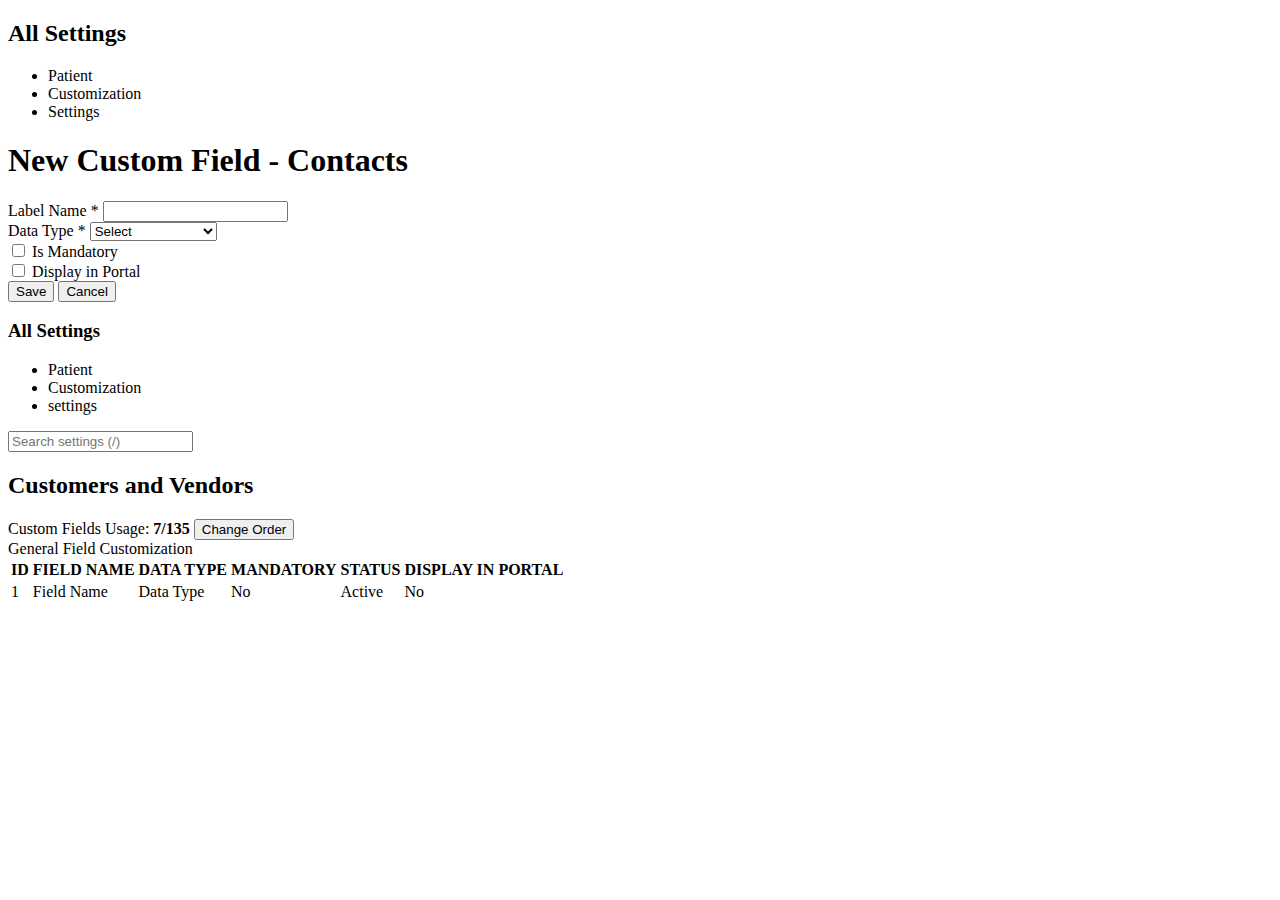
<file: SynerSence/target/classes/templates/setting.html>
<!DOCTYPE html>
<html lang="en" xmlns:th="http://www.thymeleaf.org">
<head>
    <meta charset="UTF-8">
    <title>New Custom Field - Contacts</title>
    <link rel="stylesheet" th:href="@{/css/setting.css}">
        <link rel="manifest" href="/manifest.json">
    
</head>
<body>

<div class="container">

    <!-- Sidebar -->
    <aside class="sidebar">
        <h2>All Settings</h2>
        <ul>
            <li><a th:href="@{/}">Patient</a></li>
            <li><a th:href="@{/settings/customize}">Customization</a></li>
            <li><a th:href="@{/settings}">Settings</a></li>
        </ul>
    </aside>

    <!-- Main Content -->
    <main class="content">
        <h1>New Custom Field - Contacts</h1>

        <form th:action="@{/custom-field/save}"
              th:object="${fieldCustomization}"
              method="post"
              id="customFieldForm">

            <!-- Label Name -->
            <div class="form-group">
                <label>Label Name <span>*</span></label>
                <input type="text" th:field="*{labelName}" required>
            </div>

            <!-- Data Type -->
            <div class="form-group">
                <label>Data Type <span>*</span></label>
                <select th:field="*{dataType}" id="dataType" required>
                    <option value="">Select</option>
                    <option value="TEXT">Text</option>
                    <option value="NUMBER">Number</option>
                    <option value="EMAIL">Email</option>
                    <option value="DROPDOWN">Dropdown</option>
                    <option value="MULTI_SELECT">Multiple Selection</option>
                    <option value="DATE_TIME">Date / Time</option>
                </select>
            </div>

            <!-- 🔽 DYNAMIC OPTIONS -->
            <div id="dynamicFields"></div>

            <!-- Hidden field to store options -->
            <input type="hidden" name="options" id="options">
            <input type="hidden" name="options" id="optionsHidden">
            

            <!-- Mandatory -->
            <div class="form-group checkbox">
                <input type="checkbox" th:field="*{mandatory}">
                <label>Is Mandatory</label>
            </div>

            <!-- Portal -->
            <div class="form-group checkbox">
                <input type="checkbox" th:field="*{portal}">
                <label>Display in Portal</label>
            </div>

            <!-- Buttons -->
            <div class="buttons">
                <button type="submit" class="btn-save">Save</button>
                <button type="reset" class="btn-cancel">Cancel</button>
            </div>

        </form>
    </main>
</div>

<script th:src="@{/js/setting.js}"></script>
<!DOCTYPE html>
<html lang="en" xmlns:th="http://www.thymeleaf.org">
<head>
    <meta charset="UTF-8">
    <title>Field Customization</title>

    <!-- ✅ Correct Spring Boot CSS path -->
    <link rel="stylesheet" th:href="@{/css/field-customize.css}">
        <link rel="manifest" href="/manifest.json">
    
</head>
<body>

<div class="app-container">

    <!-- Sidebar -->
    <aside class="sidebar">
        <h3 class="sidebar-title">All Settings</h3>
        <ul class="sidebar-menu">
            <li><a th:href="@{/}">Patient</a></li>
            <li><a th:href="@{/settings/customize}">Customization</a></li>
            <li><a th:href="@{/settings}">settings</a></li>
        </ul>
    </aside>

    <!-- Main Content -->
    <main class="main">

        <!-- Top Bar -->
        <div class="top-bar">
            <input type="text" placeholder="Search settings (/)" />
        </div>

        <!-- Header -->
        <div class="page-header">
            <h2>Customers and Vendors</h2>
            <div class="usage">
                <span>Custom Fields Usage: <b>7/135</b></span>
                <button>Change Order</button>
            </div>
        </div>

        <!-- Tabs -->
        <div class="tabs">
            <span>General</span>
            <span class="active">Field Customization</span>
        </div>

        <!-- Table -->
        <!-- Table -->
<table class="field-table">
    <thead>
        <tr>
            <th>ID</th> <!-- New column in front -->
            <th>FIELD NAME</th>
            <th>DATA TYPE</th>
            <th>MANDATORY</th>
            <th>STATUS</th>
            <th>DISPLAY IN PORTAL</th>
        </tr>
    </thead>

    <!-- ✅ Dynamic rows from backend -->
    <tbody>
<tr th:each="field : ${fields}">
    <td th:text="${field.id}">1</td>

    <!-- ✅ FIXED -->
    <td th:text="${field.labelName}">Field Name</td>

    <td th:text="${field.dataType}">Data Type</td>

    <td th:text="${field.mandatory ? 'Yes' : 'No'}">No</td>

    <!-- ✅ DERIVED STATUS -->
    <td th:text="${field.portal ? 'Active' : 'Inactive'}"
        th:classappend="${field.portal} ? 'active' : 'inactive'">
        Active
    </td>

    <td th:text="${field.portal ? 'Yes' : 'No'}"
        th:classappend="${field.portal} ? 'active' : 'inactive'">
        No
    </td>
</tr>
</tbody>
    
</table>

<script>
if ('serviceWorker' in navigator) {
  window.addEventListener('load', () => {
    navigator.serviceWorker.register('/service-worker.js')
      .then(reg => console.log('PWA Service Worker registered'))
      .catch(err => console.error('SW registration failed', err));
  });
}
</script>

</html>

</body>
</html>
</file>
